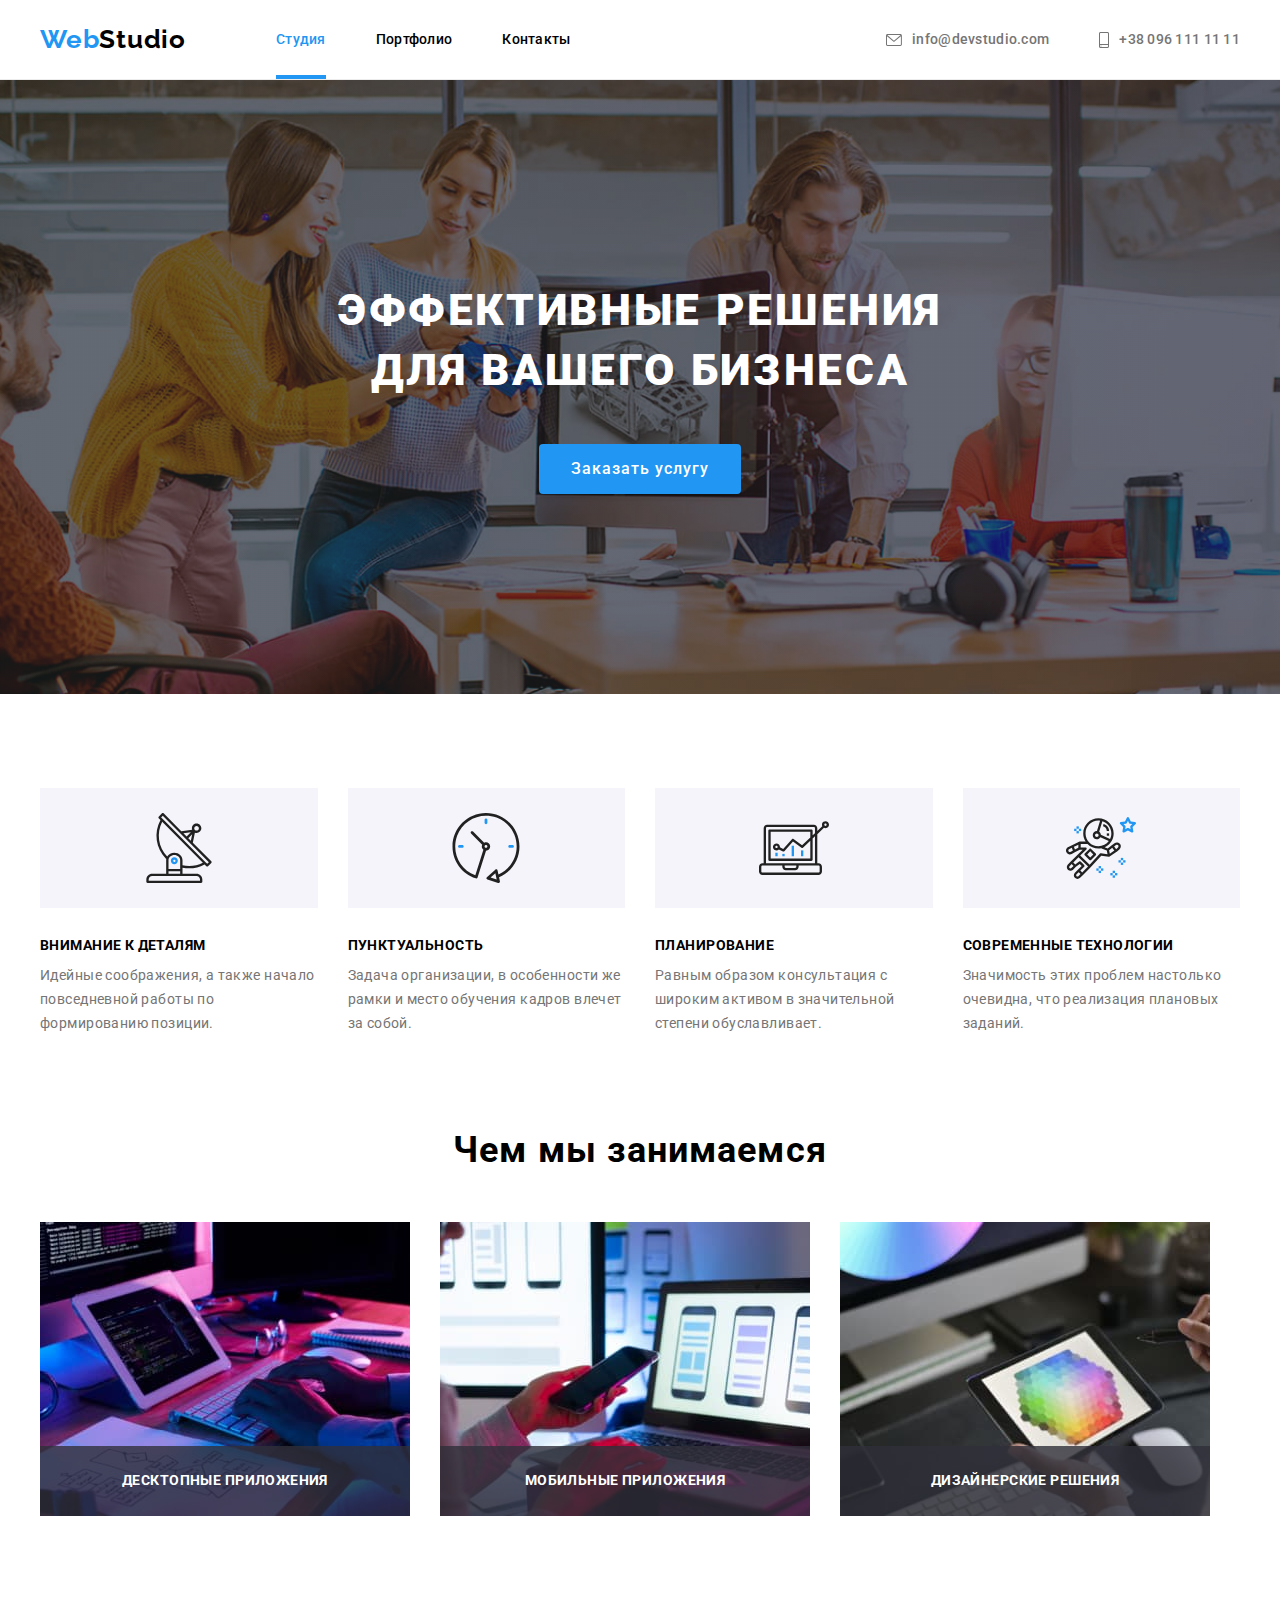
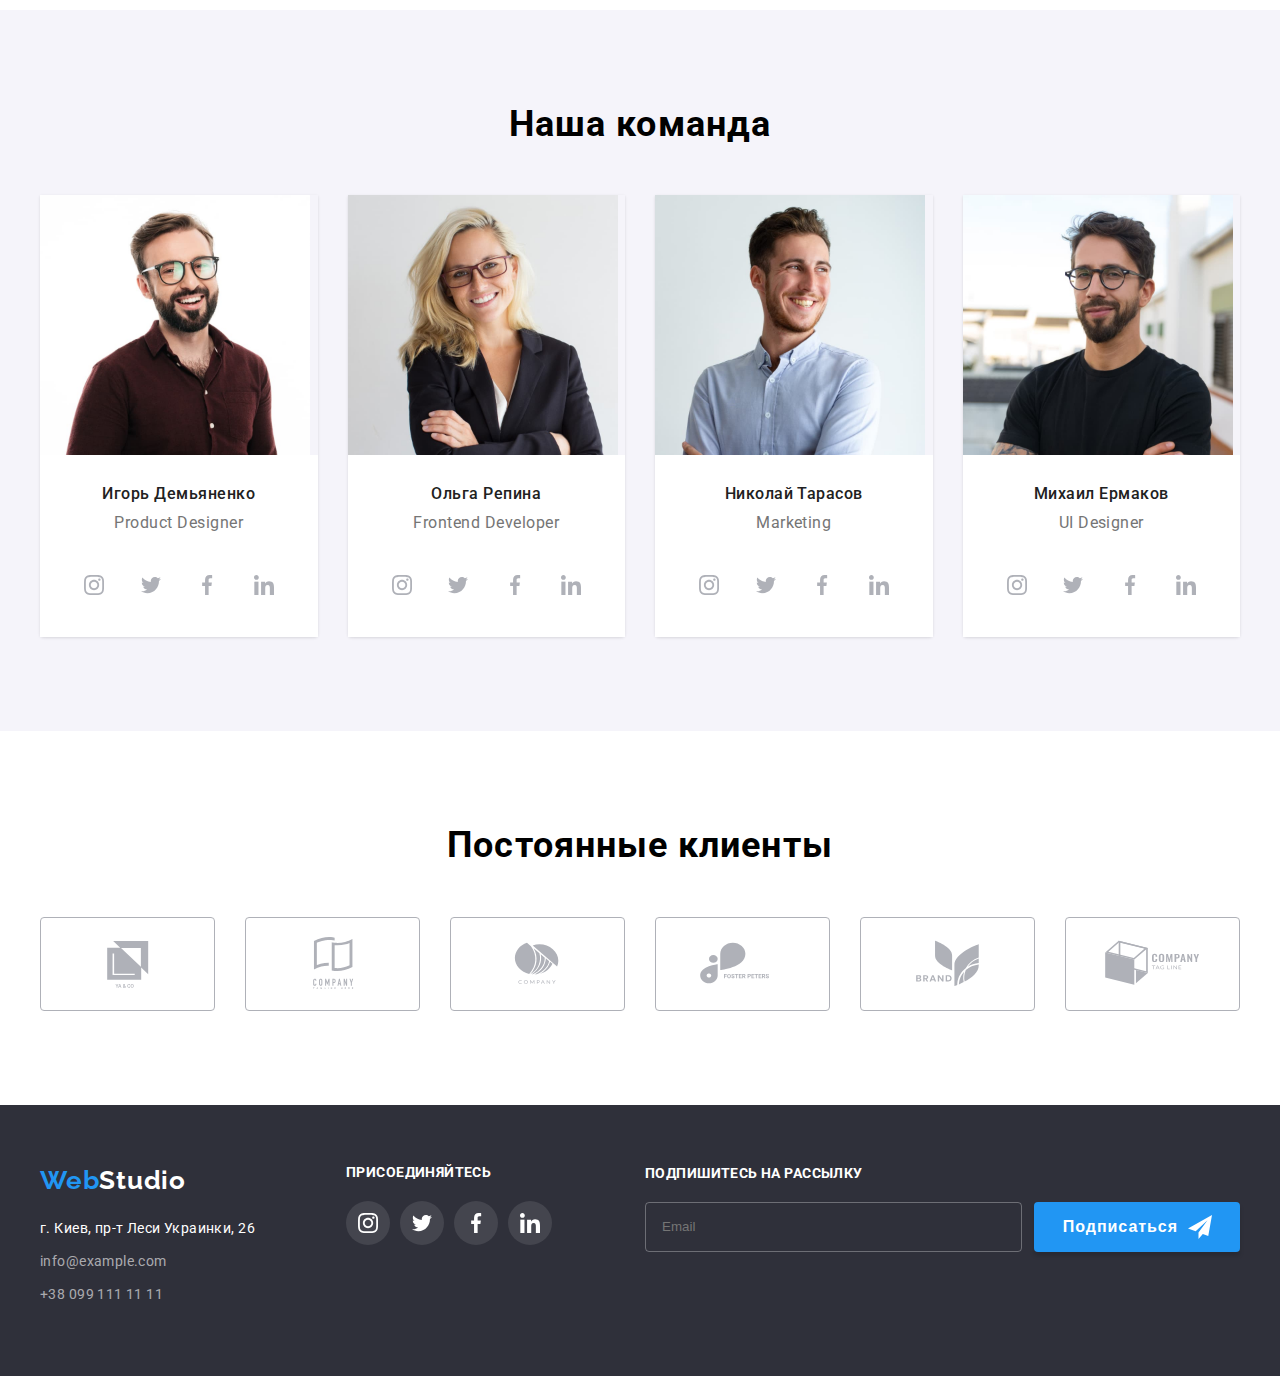
<file: index.html>
<!DOCTYPE html>
<html lang="en">
  <head>
    <meta charset="UTF-8" />
    <meta http-equiv="X-UA-Compatible" content="IE=edge" />
    <meta name="viewport" content="width=device-width, initial-scale=1.0" />
    <title>Главная</title>
    <link
      rel="stylesheet"
      href="https://cdnjs.cloudflare.com/ajax/libs/modern-normalize/1.1.0/modern-normalize.min.css"
      integrity="sha512-wpPYUAdjBVSE4KJnH1VR1HeZfpl1ub8YT/NKx4PuQ5NmX2tKuGu6U/JRp5y+Y8XG2tV+wKQpNHVUX03MfMFn9Q=="
      crossorigin="anonymous"
      referrerpolicy="no-referrer"
    />
    <link rel="preconnect" href="https://fonts.gstatic.com" />
    <link
      href="https://fonts.googleapis.com/css2?family=Raleway:wght@700&family=Roboto:wght@400;500;700;900&display=swap"
      rel="stylesheet"
    />
    <link rel="stylesheet" href="./css/style.css" />
  </head>
  <body>
    <!--HEADER-->
    
    <header class="page-header">
      <div class="container">
        <nav class="nav">
          <a href="./" class="page-logo">
            <span class="first-half-logo">Web</span><span>Studio</span>
          </a>
    
          <ul class="site-nav">
            <li class="nav-link">
              <a href="./" class="link link-current">Студия</a>
            </li>
            <li class="nav-link">
              <a href="./portfolio.html" class="link">Портфолио</a>
            </li>
            <li class="nav-link">
              <a href="./" class="link">Контакты</a>
            </li>
          </ul>
    
          <ul class="contact-nav">
            <li class="nav-link-contact contact-email">
              <a href="mailto:info@devstudio.com" class="touch contact-item">
                <svg class="nav_icon" width="16" height="12">
                  <use href="./images/icons.svg#icon-envelope"></use>
                </svg>
                info@devstudio.com
              </a>
            </li>
            <li class="nav-link-contact contact-tel">
              <a href="tel:+380961111111" class="touch contact-item">
                <svg class="nav_icon" width="10" height="16">
                  <use href="./images/icons.svg#icon-smartphone"></use>
                </svg>
                +38 096 111 11 11
              </a>
            </li>
          </ul>
        </nav>
      </div>
    </header>

    <main>
      <!--HERO-->
      <section class="hero">
        <div class="container">
          <h1 class="hero-title">
            Эффективные решения <br />для вашего бизнеса
          </h1>
          <button type="button" class="button-primary" data-modal-open>Заказать услугу</button>
        </div>
      </section>

      <!--ABOUT-->
      <section class="about-section">
        <div class="container">
          <h2 hidden>О нас</h2>
          <ul class="about">
            <li class="item icon-antenna">
              <h3 class="about-title">Внимание к деталям</h3>
              <p>
                Идейные соображения, а также начало повседневной работы по
                формированию позиции.
              </p>
            </li>
            <li class="item icon-clock">
              <h3 class="about-title">Пунктуальность</h3>
              <p>
                Задача организации, в особенности же рамки и место обучения
                кадров влечет за собой.
              </p>
            </li>
            <li class="item icon-diagram">
              <h3 class="about-title">Планирование</h3>
              <p>
                Равным образом консультация с широким активом в значительной
                степени обуславливает.
              </p>
            </li>
            <li class="item icon-astronaut">
              <h3 class="about-title">Современные технологии</h3>
              <p>
                Значимость этих проблем настолько очевидна, что реализация
                плановых заданий.
              </p>
            </li>
          </ul>
        </div>
      </section>

      <section class="container-section">
        <div class="container">
          <h2 class="work-title">Чем мы занимаемся</h2>
          <ul class="works">
            <li class="item">
              <img
                src="./images/about/tablet-on-the-table.jpg"
                alt="работающий планшет на столе"
                width="370"
              />
              <div class="work-overlay">
              <p class="work-text">Десктопные приложения</p>
              </div>
            </li>
            
            <li class="item">
              <img
                src="./images/about/work-on-the-laptop-and-phone.jpg"
                alt="работа на ноутбуке и телефоне"
                width="370"
              />
              <div class="work-overlay">
                <p class="work-text">Мобильные приложения</p>
              </div>
            </li>
            <li class="item">
              <img
                src="./images/about/colors-on-the-tablet.jpg"
                alt="цветная палитра на планшете"
                width="370"
              />
              <div class="work-overlay">
                <p class="work-text">Дизайнерские решения</p>
              </div>
            </li>
          </ul>
        </div>
      </section>

      <!--TEAM-->

      <section class="team-section container-section">
        <div class="container">
          <h2>Наша команда</h2>
          <ul class="team-list">
            <li class="item team-card">
              <img
                src="./images/team/ihor.jpg"
                class="item-img"
                alt="Игорь Демьяненко"
                width="270"
              />
              <div class="team-item-content">
                <h3 class="name">Игорь Демьяненко</h3>
                <p lang="en" class="manager-desc">Product Designer</p>
                <ul class="social-list">
                  <li class="social-list-item">
                    <a href="" class="social-list-link">
                      <svg class="social-link-icon">
                        <use href="./images/icons.svg#icon-instagram"></use>
                      </svg>
                    </a>
                  </li>
                  <li class="social-list-item">
                    <a href="" class="social-list-link">
                      <svg class="social-link-icon">
                        <use href="./images/icons.svg#icon-twitter"></use>
                      </svg>
                    </a>
                  </li>
                  <li class="social-list-item">
                    <a href="" class="social-list-link">
                      <svg class="social-link-icon">
                        <use href="./images/icons.svg#icon-facebook"></use>
                      </svg>
                    </a>
                  </li>
                  <li class="social-list-item">
                    <a href="" class="social-list-link">
                      <svg class="social-link-icon">
                        <use href="./images/icons.svg#icon-linkedin"></use>
                      </svg>
                    </a>
                  </li>
                </ul>
              </div>
            </li>
            <li class="item team-card">
              <img
                src="./images/team/olha.jpg"
                class="item-img"
                alt="Ольга Репина"
                width="270"
              />
              <div class="team-item-content">
                <h3 class="name">Ольга Репина</h3>
                <p lang="en" class="manager-desc">Frontend Developer</p>
                <ul class="social-list">
                  <li class="social-list-item">
                    <a href="" class="social-list-link">
                      <svg class="social-link-icon">
                        <use href="./images/icons.svg#icon-instagram"></use>
                      </svg>
                    </a>
                  </li>
                  <li class="social-list-item">
                    <a href="" class="social-list-link">
                      <svg class="social-link-icon">
                        <use href="./images/icons.svg#icon-twitter"></use>
                      </svg>
                    </a>
                  </li>
                  <li class="social-list-item">
                    <a href="" class="social-list-link">
                      <svg class="social-link-icon">
                        <use href="./images/icons.svg#icon-facebook"></use>
                      </svg>
                    </a>
                  </li>
                  <li class="social-list-item">
                    <a href="" class="social-list-link">
                      <svg class="social-link-icon">
                        <use href="./images/icons.svg#icon-linkedin"></use>
                      </svg>
                    </a>
                  </li>
                </ul>
              </div>
            </li>
            <li class="item team-card">
              <img
                src="./images/team/nikolay.jpg"
                class="item-img"
                alt="Николай Тарасов"
                width="270"
              />
              <div class="team-item-content">
                <h3 class="name">Николай Тарасов</h3>
                <p lang="en" class="manager-desc">Marketing</p>
                <ul class="social-list">
                  <li class="social-list-item">
                    <a href="" class="social-list-link">
                      <svg class="social-link-icon">
                        <use href="./images/icons.svg#icon-instagram"></use>
                      </svg>
                    </a>
                  </li>
                  <li class="social-list-item">
                    <a href="" class="social-list-link">
                      <svg class="social-link-icon">
                        <use href="./images/icons.svg#icon-twitter"></use>
                      </svg>
                    </a>
                  </li>
                  <li class="social-list-item">
                    <a href="" class="social-list-link">
                      <svg class="social-link-icon">
                        <use href="./images/icons.svg#icon-facebook"></use>
                      </svg>
                    </a>
                  </li>
                  <li class="social-list-item">
                    <a href="" class="social-list-link">
                      <svg class="social-link-icon">
                        <use href="./images/icons.svg#icon-linkedin"></use>
                      </svg>
                    </a>
                  </li>
                </ul>
              </div>
            </li>
            <li class="item team-card">
              <img
                src="./images/team/michael.jpg"
                class="item-img"
                alt="Михаил Ермаков"
                width="270"
              />
              <div class="team-item-content">
                <h3 class="name">Михаил Ермаков</h3>
                <p lang="en" class="manager-desc">UI Designer</p>
                <ul class="social-list">
                  <li class="social-list-item">
                    <a href="" class="social-list-link">
                      <svg class="social-link-icon">
                        <use href="./images/icons.svg#icon-instagram"></use>
                      </svg>
                    </a>
                  </li>
                  <li class="social-list-item">
                    <a href="" class="social-list-link">
                      <svg class="social-link-icon">
                        <use href="./images/icons.svg#icon-twitter"></use>
                      </svg>
                    </a>
                  </li>
                  <li class="social-list-item">
                    <a href="" class="social-list-link">
                      <svg class="social-link-icon">
                        <use href="./images/icons.svg#icon-facebook"></use>
                      </svg>
                    </a>
                  </li>
                  <li class="social-list-item">
                    <a href="" class="social-list-link">
                      <svg class="social-link-icon">
                        <use href="./images/icons.svg#icon-linkedin"></use>
                      </svg>
                    </a>
                  </li>
                </ul>
              </div>
            </li>
          </ul>
        </div>
      </section>

      <!--CLIENTS-->

      <section class="container-section">
        <div class="container">
          <h2 class="work-title">Постоянные клиенты</h2>
          <ul class="clients">
            <li class="clients-item">
              <a href="" class="clients-link">
                <svg class="clients-list-icon">
                  <use href="./images/icons.svg#icon-client-1"></use>
                </svg>
              </a>
            </li>
            <li class="clients-item">
              <a href="" class="clients-link">
                <svg class="clients-list-icon">
                  <use href="./images/icons.svg#icon-client-2"></use>
                </svg>
              </a>
            </li>
            <li class="clients-item">
              <a href="" class="clients-link">
                <svg class="clients-list-icon">
                  <use href="./images/icons.svg#icon-client-3"></use>
                </svg>
              </a>
            </li>
            <li class="clients-item">
              <a href="" class="clients-link">
                <svg class="clients-list-icon">
                  <use href="./images/icons.svg#icon-client-4"></use>
                </svg>
              </a>
            </li>
            <li class="clients-item">
              <a href="" class="clients-link">
                <svg class="clients-list-icon">
                  <use href="./images/icons.svg#icon-client-5"></use>
                </svg>
              </a>
            </li>
            <li class="clients-item">
              <a href="" class="clients-link">
                <svg class="clients-list-icon">
                  <use href="./images/icons.svg#icon-client-6"></use>
                </svg>
              </a>
            </li>
          </ul>
        </div>
      </section>
    </main>

    <!--FOOTER-->
    <footer class="footer-page">
      <div class="container footer-container">
        <address class="footer-adress">
          <a href="./" class="page-logo">
            <span class="first-half-logo">Web</span
            ><span class="second-half-logo">Studio</span>
          </a>
          <ul class="footer-text-adress">
            <li>
              <a
                href="https://goo.gl/maps/CdUpNPRb44qNXqT29"
                target="_blank"
                rel="noopener noreferrer"
              >
                <p class="adress">г. Киев, пр-т Леси Украинки, 26</p>
              </a>
            </li>
            <li class="footer-contact">
              <a href="mailto:info@example.com">info@example.com</a>
            </li>
            <li class="footer-contact">
              <a href="tel:+380991111111">+38 099 111 11 11</a>
            </li>
          </ul>
        </address>
        
        <div class="footer-social">
          <h3 class="social-title">Присоединяйтесь</h3>
        <ul class="footer-social-icons">
          <li class="footer-social-item">
            <a href="" class="footer-social-link">
              <svg class="footer-social-icon">
                <use href="./images/icons.svg#icon-instagram"></use>
              </svg>
            </a>
          </li>
          <li class="footer-social-item">
            <a href="" class="footer-social-link">
              <svg class="footer-social-icon">
                <use href="./images/icons.svg#icon-twitter"></use>
              </svg>
            </a>
          </li>
          <li class="footer-social-item">
            <a href="" class="footer-social-link">
              <svg class="footer-social-icon">
                <use href="./images/icons.svg#icon-facebook"></use>
              </svg>
            </a>
          </li>
          <li class="footer-social-item">
            <a href="" class="footer-social-link">
              <svg class="footer-social-icon">
                <use href="./images/icons.svg#icon-linkedin"></use>
              </svg>
            </a>
          </li>
        </ul>
        </div>
    <form action="#" class="footer-form">
        <label class="footer-form-field">
          Подпишитесь на рассылку
      <div class="footer-form-div">
            <input type="mail" class="form-input-footer touch" name="user-mail" placeholder="Email" required>
            
        </label>
        <button type="submit" class="form-btn-footer">
          Подписаться
        <svg width="24" heigh="24" class="form-icon-footer">
         <use href="./images/icons.svg#icon-send"></use>
        </svg>
        </button>
      </div>
      </form>
      </div>
    </footer>

      <div class="backdrop is-hidden" data-modal>
        <div class="modal">
          <button type="button" class="close-btn" data-modal-close>
            <svg class="icon-close" width="11" height="11">
              <use href="./images/icons.svg#icon-close"></use>
            </svg>
          </button>

<form action="#" class="modal-form">
<p class="form-head">Оставьте свои данные, мы вам перезвоним</p>
<label class="form-field">
  Имя
  <span class="form-input-wrapper">
  <input type="text" class="form-input" name="user-name" title="Имя должно содержать буквы латиницы либо кириллицы" pattern="[a-zA-Zа-яёА-ЯЁ]+" minlength="2" required>
    <svg class="form-icon touch">
      <use href="./images/icons.svg#icon-person-black"></use>
    </svg>
  </span>
</label>
<label class="form-field">
  Телефон
  <span class="form-input-wrapper">
  <input type="tel" class="form-input" name="user-tel" title="093-444-33-22" pattern="[0-9]{3}-[0-9]{3}-[0-9]{2}-[0-9]{2}" required>
      <svg class="form-icon touch">
        <use href="./images/icons.svg#icon-phone-black"></use>
      </svg>
      </span>
</label>
<label class="form-field">
  Почта
  <span class="form-input-wrapper">
  <input type="mail" class="form-input" name="user-mail" required>
      <svg class="form-icon touch">
        <use href="./images/icons.svg#icon-email-black"></use>
      </svg>
      </span>
</label>
<label class="form-field">
  Комментарий
  <textarea name="user-message" class="form-message touch" placeholder="Введите текст"></textarea>
</label>
<input type="checkbox" class="form-checkbox  visually-hidden" id="accept-policy">
<label for="accept-policy" class="form-checkbox-label">Соглашаюсь с рассылкой и принимаю&nbsp;<a href="#"
    class="form-label-link">Условия договора</a></label>
  <button type="submit" class="button-primary form-btn">Отправить</button>
</form>

        </div>
      </div>

      <!-- Ставим перед закрывающим тегом body -->
      <script src="./js/modal.js"></script>

  </body>
</html>
</file>
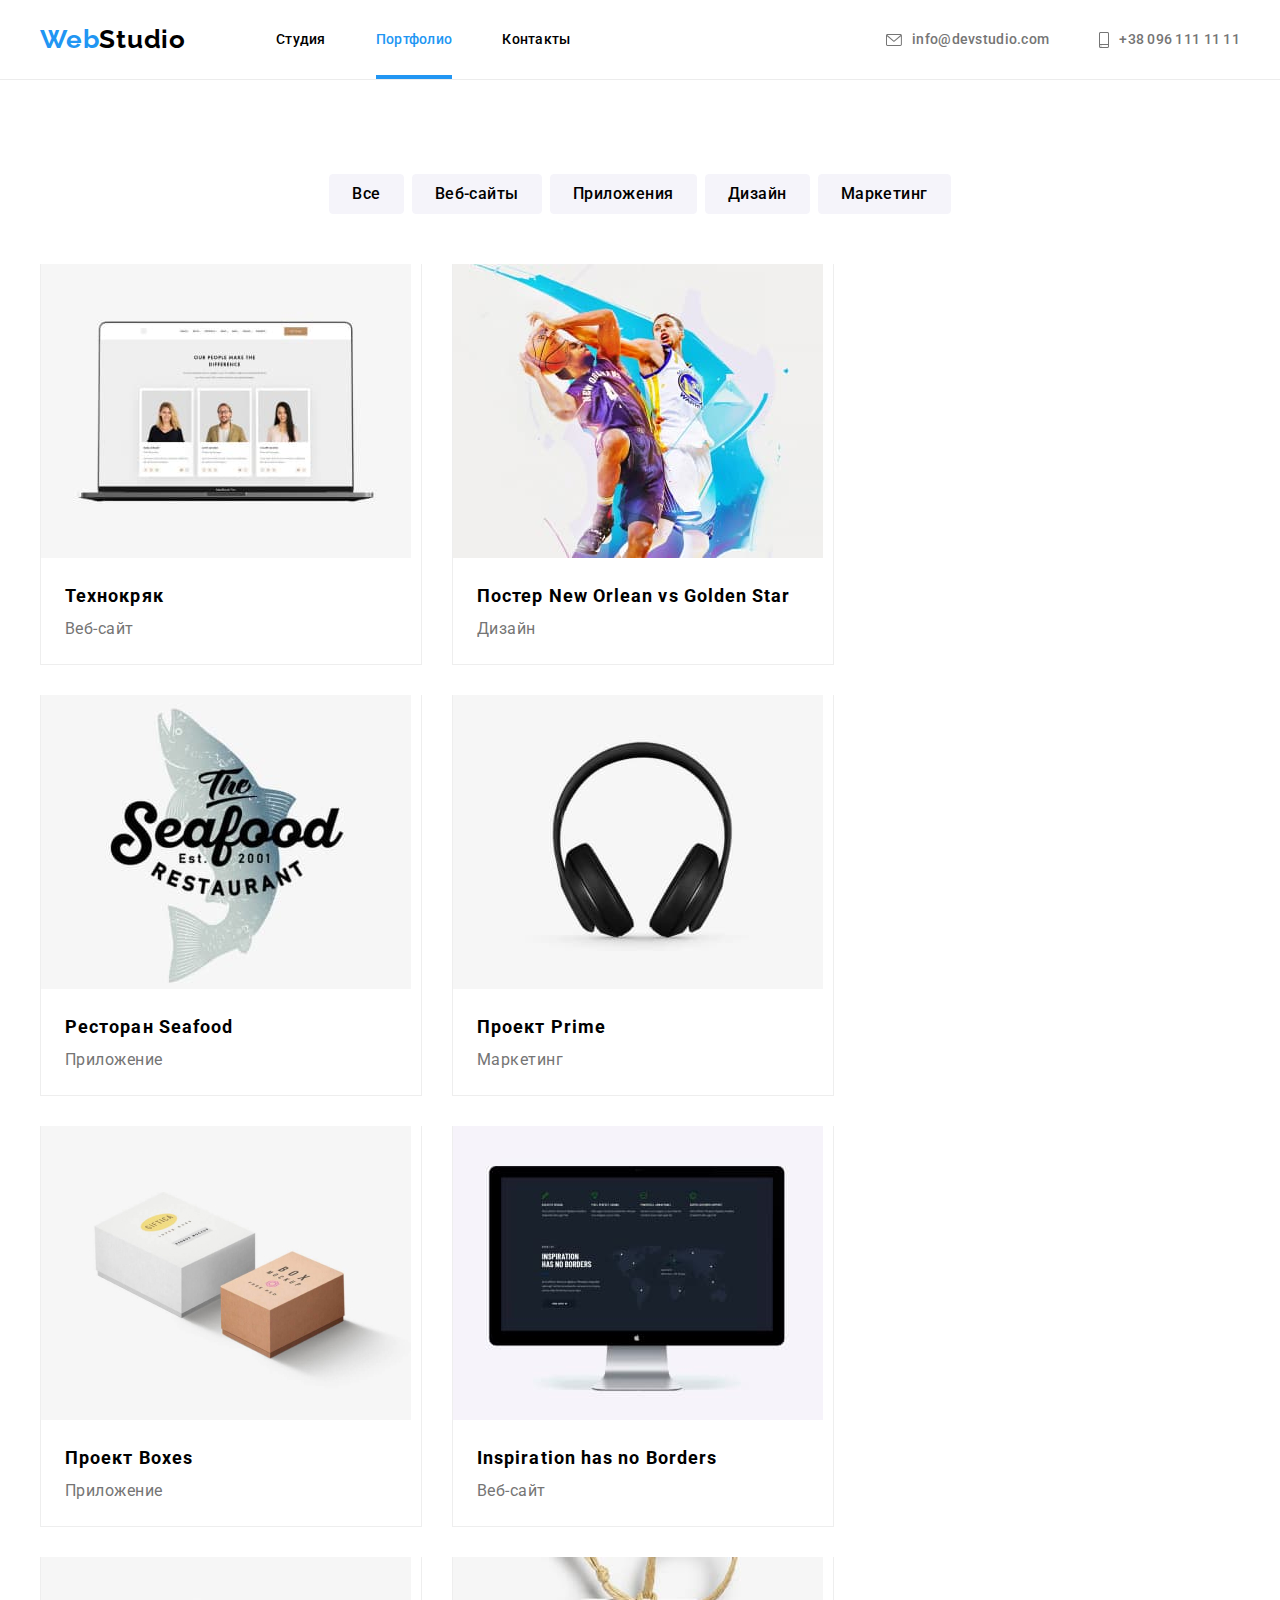
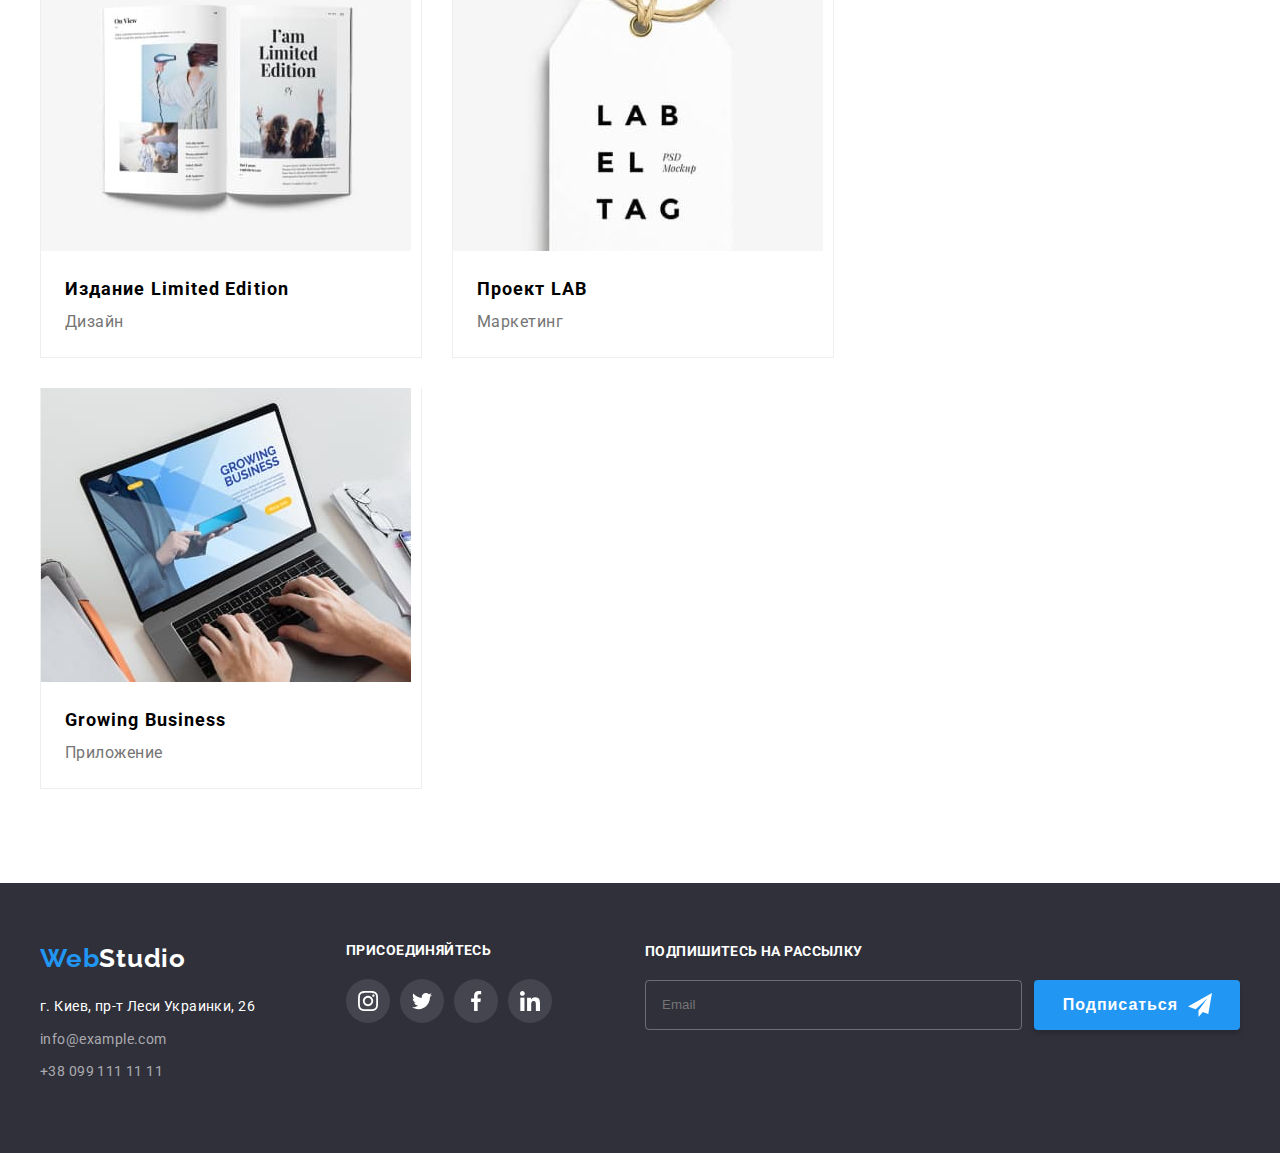
<file: portfolio.html>
<!DOCTYPE html>
<html lang="en">
  <head>
    <meta charset="UTF-8" />
    <meta http-equiv="X-UA-Compatible" content="IE=edge" />
    <meta name="viewport" content="width=device-width, initial-scale=1.0" />
    <title>Портфолио</title>
    <link
      rel="stylesheet"
      href="https://cdnjs.cloudflare.com/ajax/libs/modern-normalize/1.1.0/modern-normalize.min.css"
      integrity="sha512-wpPYUAdjBVSE4KJnH1VR1HeZfpl1ub8YT/NKx4PuQ5NmX2tKuGu6U/JRp5y+Y8XG2tV+wKQpNHVUX03MfMFn9Q=="
      crossorigin="anonymous"
      referrerpolicy="no-referrer"
    />
    <link rel="preconnect" href="https://fonts.gstatic.com" />
    <link
      href="https://fonts.googleapis.com/css2?family=Raleway:wght@700&family=Roboto:wght@400;500;700;900&display=swap"
      rel="stylesheet"
    />
    <link rel="stylesheet" href="./css/style.css" />
  </head>
  <body>
    <!--HEADER-->
    
    <header class="page-header">
      <div class="container">
        <nav class="nav">
          <a href="./" class="page-logo">
            <span class="first-half-logo">Web</span><span>Studio</span>
          </a>
    
          <ul class="site-nav">
            <li class="nav-link">
              <a href="./" class="link">Студия</a>
            </li>
            <li class="nav-link">
              <a href="./portfolio.html" class="link link-current">Портфолио</a>
            </li>
            <li class="nav-link">
              <a href="./" class="link"> Контакты</a>
            </li>
          </ul>
    
          <ul class="contact-nav">
            <li class="nav-link-contact contact-email">
              <a href="mailto:info@devstudio.com" class="contact-item">
                <svg class="nav_icon" width="16" height="12">
                  <use href="./images/icons.svg#icon-envelope"></use>
                </svg>
                info@devstudio.com
              </a>
            </li>
            <li class="nav-link-contact contact-tel">
              <a href="tel:+380961111111" class="contact-item">
                <svg class="nav_icon" width="10" height="16">
                  <use href="./images/icons.svg#icon-smartphone"></use>
                </svg>
                +38 096 111 11 11
              </a>
            </li>
          </ul>
        </nav>
      </div>
    </header>


    <main>
      <section class="container-section">
        <div class="container">
        <ul class="portfolio-nav">
          <li class="portfolio-nav-item">
            <button type="button" class="portfolio-button">Все</button>
          </li>
          <li class="portfolio-nav-item">
            <button type="button" class="portfolio-button">Веб-сайты</button>
          </li>
          <li class="portfolio-nav-item">
            <button type="button" class="portfolio-button">Приложения</button>
          </li>
          <li class="portfolio-nav-item">
            <button type="button" class="portfolio-button">Дизайн</button>
          </li>
          <li class="portfolio-nav-item">
            <button type="button" class="portfolio-button">Маркетинг</button>
          </li>
        </ul>

        <ul class="portfolio-works">
          <li class="portfolio-item">
            <a href="./">
              <div class="item-thumb">
              <img src="./images/portfolio/laptop.jpg" alt="laptop on the table" />
              <div class="item-overlay">
                <p class="overlay-text">Технокряк это современная площадка распространения коронавируса. Компании используют эту
                  платформу для цифрового
                  шпионажа и атак на защищённые сервера конкурентов.</p>
              </div>
              </div>
              <div class="portfolio-item-text">
              <h3 class="title-case">Технокряк</h3>
              <p class="case-description">Веб-сайт</p>
            </div>
      
            </a>
          </li>
          <li class="portfolio-item">
            <a href="./">
              <div class="item-thumb">
              <img src="./images/portfolio/basketball.jpg" alt="two players in basketball" />
              <div class="item-overlay">
              <p class="overlay-text">Технокряк это современная площадка распространения коронавируса. Компании используют эту платформу для цифрового
              шпионажа и атак на защищённые сервера конкурентов.</p>
              </div>
             </div>
              <div class="portfolio-item-text">
              <h3 class="title-case">Постер New Orlean vs Golden Star</h3>
              <p class="case-description">Дизайн</p>
            </div>
      
            </a>
          </li>
          <li class="portfolio-item">
            <a href="./">
              <div class="item-thumb">
              <img src="./images/portfolio/seafood.jpg" alt="logo of seafood" />
              <div class="item-overlay">
              <p class="overlay-text">Технокряк это современная площадка распространения коронавируса. Компании используют эту платформу для цифрового
              шпионажа и атак на защищённые сервера конкурентов.</p>
              </div>
             </div>
             <div class="portfolio-item-text">
              <h3 class="title-case">Ресторан Seafood</h3>
              <p class="case-description">Приложение</p>
            </div>
      
            </a>
          </li>
          <li class="portfolio-item">
            <a href="./">
              <div class="item-thumb">
              <img src="./images/portfolio/headphones.jpg" alt="headphones" />
              <div class="item-overlay">
              <p class="overlay-text">Технокряк это современная площадка распространения коронавируса. Компании используют эту платформу для цифрового
              шпионажа и атак на защищённые сервера конкурентов.</p>
              </div>
             </div>
             <div class="portfolio-item-text">
              <h3 class="title-case">Проект Prime</h3>
              <p class="case-description">Маркетинг</p>
            </div>
      
            </a>
          </li>
          <li class="portfolio-item">
            <a href="./">
              <div class="item-thumb">
              <img src="./images/portfolio/boxes.jpg" alt="two boxes" />
              <div class="item-overlay">
              <p class="overlay-text">Технокряк это современная площадка распространения коронавируса. Компании используют эту платформу для цифрового
              шпионажа и атак на защищённые сервера конкурентов.</p>
              </div>
             </div>
             <div class="portfolio-item-text">
              <h3 class="title-case">Проект Boxes</h3>
              <p class="case-description">Приложение</p>
            </div>
      
            </a>
          </li>
          <li class="portfolio-item">
            <a href="./">
              <div class="item-thumb">
              <img src="./images/portfolio/mac.jpg" alt="mac computer on the table" />
              <div class="item-overlay">
              <p class="overlay-text">Технокряк это современная площадка распространения коронавируса. Компании используют эту платформу для цифрового
              шпионажа и атак на защищённые сервера конкурентов.</p>
              </div>
             </div>
             <div class="portfolio-item-text">
              <h3 class="title-case">Inspiration has no Borders</h3>
              <p class="case-description">Веб-сайт</p>
            </div>
      
            </a>
          </li>
          <li class="portfolio-item">
            <a href="./">
              <div class="item-thumb">
              <img src="./images/portfolio/magazine.jpg" alt="opened magazine" />
              <div class="item-overlay">
              <p class="overlay-text">Технокряк это современная площадка распространения коронавируса. Компании используют эту платформу для цифрового
              шпионажа и атак на защищённые сервера конкурентов.</p>
              </div>
             </div>
             <div class="portfolio-item-text">
              <h3 class="title-case">Издание Limited Edition</h3>
              <p class="case-description">Дизайн</p>
            </div>
      
            </a>
          </li>
          <li class="portfolio-item">
            <a href="./">
              <div class="item-thumb">
              <img src="./images/portfolio/label.jpg" alt="paper label with rope" />
              <div class="item-overlay">
              <p class="overlay-text">Технокряк это современная площадка распространения коронавируса. Компании используют эту платформу для цифрового
              шпионажа и атак на защищённые сервера конкурентов.</p>
              </div>
             </div>
             <div class="portfolio-item-text">
              <h3 class="title-case">Проект LAB</h3>
              <p class="case-description">Маркетинг</p>
            </div>
      
            </a>
          </li>
          <li class="portfolio-item">
            <a href="./">
              <div class="item-thumb">
              <img src="./images/portfolio/laptop-working.jpg" alt="working on the laptop" />
              <div class="item-overlay">
              <p class="overlay-text">Технокряк это современная площадка распространения коронавируса. Компании используют эту платформу для цифрового
              шпионажа и атак на защищённые сервера конкурентов.</p>
              </div>
             </div>
             <div class="portfolio-item-text">
              <h3 class="title-case">Growing Business</h3>
              <p class="case-description">Приложение</p>
            </div>
      
            </a>
          </li>
          </div>
        </ul>
      </section>
    </main>

    <!--FOOTER-->
    <footer class="footer-page">
      <div class="container footer-container">
        <address class="footer-adress">
          <a href="./" class="page-logo">
            <span class="first-half-logo">Web</span><span class="second-half-logo">Studio</span>
          </a>
          <ul class="footer-text-adress">
            <li>
              <a href="https://goo.gl/maps/CdUpNPRb44qNXqT29" target="_blank" rel="noopener noreferrer">
                <p class="adress">г. Киев, пр-т Леси Украинки, 26</p>
              </a>
            </li>
            <li class="footer-contact">
              <a href="mailto:info@example.com">info@example.com</a>
            </li>
            <li class="footer-contact">
              <a href="tel:+380991111111">+38 099 111 11 11</a>
            </li>
          </ul>
        </address>
    
        <div class="footer-social">
          <h3 class="social-title">Присоединяйтесь</h3>
          <ul class="footer-social-icons">
            <li class="footer-social-item">
              <a href="" class="footer-social-link">
                <svg class="footer-social-icon">
                  <use href="./images/icons.svg#icon-instagram"></use>
                </svg>
              </a>
            </li>
            <li class="footer-social-item">
              <a href="" class="footer-social-link">
                <svg class="footer-social-icon">
                  <use href="./images/icons.svg#icon-twitter"></use>
                </svg>
              </a>
            </li>
            <li class="footer-social-item">
              <a href="" class="footer-social-link">
                <svg class="footer-social-icon">
                  <use href="./images/icons.svg#icon-facebook"></use>
                </svg>
              </a>
            </li>
            <li class="footer-social-item">
              <a href="" class="footer-social-link">
                <svg class="footer-social-icon">
                  <use href="./images/icons.svg#icon-linkedin"></use>
                </svg>
              </a>
            </li>
          </ul>
        </div>
        <form action="#" class="footer-form">
          <label class="footer-form-field">
            Подпишитесь на рассылку
            <div class="footer-form-div">
              <input type="mail" class="form-input-footer touch" name="user-mail" placeholder="Email" required>
    
          </label>
          <button type="submit" class="form-btn-footer">
            Подписаться
            <svg width="24" heigh="24" class="form-icon-footer">
              <use href="../images/icons.svg#icon-send"></use>
            </svg>
          </button>
      </div>
      </form>
      </div>
    </footer>
    </body>
    
    </html>
</file>
<file: css/style.css>
/* цвет основного текста #757575 */
/* вторичный цвет текста #212121 */
/* белый #FFFFFF  */
/* акцент #2196F3 */
/* вторичный цвет фона #F5F4FA */

h1, h2, h3, h4, h5, h6, p {
margin-top: 0;
margin-bottom: 0;
}

ul, ol {
  margin-top: 0;
  margin-bottom: 0;
  padding-left: 0;
}

img {
  display: block;
}

li {
  list-style: none;
}

a {
  text-decoration: none;
}

/* ========== ОСНОВНЫЕ ЗНАЧЕНИЯ ========== */

:root {
  --text-color: #757575;
  --secondary-color: #212121;
  --white-color: #ffffff;
  --accent-color: #2196f3;
  --secondary-background: #f5f4fa;
  --logo-font: 'Raleway', sans-serif;
  --button-color: #2196f3;
  --main-font: 'Robosto', sans-serif;
  --footer-backround: #2f303a;
  --social-icons: rgba(175, 177, 184, 1);
  --timing-function: cubic-bezier(0.4, 0, 0.2, 1);
}

body {
  font-family: 'Roboto', 'Arial', 'Helvetica', sans-serif;
  font-style: normal;
  font-weight: normal;
  font-size: 14px;
  color: var(--secondary-color)
  background-color: var(--white-color);
  margin: 0px 0px;
}

.touch {
    transition-property: color, fill, background-color, border, box-shadow, opacity, transform;
    transition-duration: 250ms;
    transition-timing-function: var(--cubic);
  }

/* ========== ЗНАЧЕНИЯ ХЭДЕРА ========== */

.container {
  width: 1200px;
  margin: 0 auto;
  padding-left: 15px;
  padding-right: 15px;
}

.page-header {
  border-bottom: solid #ECECEC 1px;
}

.nav {
  display: flex;
  align-items: center;
}

.page-logo {
  font-family: Raleway;
  font-weight: bold;
  font-size: 26px;
  line-height: 1.2;
  letter-spacing: 0.03em;

  margin-right: 90px;
  padding-top: 24px;
  padding-bottom: 24px;
}

.first-half-logo {
  color: #2196f3;
}

.second-half-logo {
  color: var(--white-color);
}

.site-nav,
.contact-nav {
  font-weight: 500;
  line-height: 1.14;
  letter-spacing: 0.02em;

  display: flex;
}

.nav-link {
  font-weight: 500;
  line-height: 1.14;
  letter-spacing: 0.02em;
  position: relative;
}

.nav-link:not(:last-child) {
  margin-right: 50px;
}

.link {
  padding-top: 32px;
  padding-bottom: 32px;
  position: relative;
}

.link::after {
  content: '';

  position: absolute;
  left: 0;
  bottom: 0;

  width: 100%;
  height: 4px;
  background-color: var(--accent-color);

  display: block;
  transform: scaleX(0);
  transition: transform 250ms var(--timing-function);
}

.link:hover::after,
.link:focus::after {
  display: block;
  transform: scaleX(1);
}

.link:hover,
.link:focus {
  color: var(--accent-color);
}

.link-current {
  color: var(--accent-color);
}

.link-current::after {
  display: block;
  content: '';

  position: absolute;
  left: 0;
  bottom: 0;
  width: 100%;
  height: 4px;

  background-color: var(--accent-color);
  transform: scaleX(1);
}

.nav-link-contact {
  font-weight: 500;
  line-height: 1.14;
  letter-spacing: 0.02em;

  justify-content: center;
}

.nav-link-contact:not(:last-child) {
  margin-right: 50px;
}

.contact-item:hover,
.contact-item:focus {
  color: var(--accent-color);
}

.nav_icon {
  fill: currentColor;
  margin-right: 10px;
}

.contact-nav {
  font-weight: 500;
  font-size: 14px;
  line-height: 1.14;
  letter-spacing: 0.02em;
  color: var(--text-color);

  margin-left: auto;
}

.contact-item {
display: flex;
align-items: center;
justify-content: center;

}

/* ========== ЗНАЧЕНИЯ КНОПОК ========== */

.button-primary {
  font-family: inherit;
  color: var(--white-color);
  background-color: var(--accent-color);
  font-style: normal;
  font-weight: 500;
  font-size: 16px;
  line-height: 1.87;
  letter-spacing: 0.06em;
  border-radius: 4px;
  box-shadow: 0px 4px 4px rgba(0, 0, 0, 0.15);
  border: var(--button-color);
  padding: 10px 32px;

  transition-property: background-color;
  transition-duration: 250ms;
  transition-timing-function: linear;

}

.button-primary:hover,
.button-primary:focus {
  background-color: var(--white-color);
  color: var(--accent-color);
}


button {
    cursor: pointer;
}

.portfolio-button:hover,
.portfolio-button:focus {
  color: var(--white-color);
  background-color: var(--accent-color);
  border-color: var(--accent-color);
  border-radius: 4px;
}

.portfolio-button {
  font-family: inherit;
  font-size: 16px;
  font-weight: 500;
  line-height: 1.62;
  letter-spacing: 0.03em;
  padding: 6px 22px;
  border: solid 1px;
  background-color: var(--secondary-background);
  border-color: var(--secondary-background);
  border-radius: 4px;

  transition-property: background-color;
  transition-duration: 100ms;
  transition-timing-function: linear;
}

.portfolio-nav-item:not(:last-child) {
margin-right: 8px;
}

/* ========== ЗНАЧЕНИЯ ОСНОВНЫХ СЕКЦИЙ ========== */

.hero {
  font-size: 44px;
  line-height: 1.36;
  text-align: center;
  letter-spacing: 0.06em;
  text-transform: uppercase;
  color: var(--white-color);
  background-color: var(--secondary-color);
  padding-top: 200px;
  padding-bottom: 200px;
  background-image: linear-gradient(to right, 
  rgba(47,58,57,0.4), rgba(47,48,58,0.4)),
  url('../images/index/background-img.png');
  background-position: center;
  background-repeat: no-repeat;
  background-size: cover;
  max-width: 1600px;
  margin-left: auto;
  margin-right: auto;
}

.hero-title {
  font-weight: 900;
  font-size: 44px;
  line-height: 60px;
  margin: 0px auto 30px auto;
}

.about {
  display: flex;
  justify-content: space-between;
  margin-left: -30px;
}

.item {
  margin-left: 30px;
  flex-basis: calc((100% - 120px) / 4);

  position: relative;
}

.icon-antenna::before {
  display: block;
  content: "";
  height: 120px;
  background-repeat: no-repeat;
  background-position: center;
  background-color: var(--secondary-background);
  background-image: url(../images/index/antenna.svg);
  margin-bottom: 30px;
}

.icon-clock::before {
  display: block;
  content: "";
  height: 120px;
  background-repeat: no-repeat;
  background-position: center;
  background-color: var(--secondary-background);
  background-image: url(../images/index/clock.svg);
  margin-bottom: 30px;
}

.icon-diagram::before {
  display: block;
  content: "";
  height: 120px;
  background-repeat: no-repeat;
  background-position: center;
  background-color: var(--secondary-background);
  background-image: url(../images/index/diagram.svg);
  margin-bottom: 30px;
}

.icon-astronaut::before {
  display: block;
  content: "";
  height: 120px;
  background-repeat: no-repeat;
  background-position: center;
  background-color: var(--secondary-background);
  background-image: url(../images/index/astronaut.svg);
  margin-bottom: 30px;
}

.work-title {
  margin-bottom: 50px;
}

.works {
  display: flex;
  flex-wrap: wrap;
  margin-left: -30px;
  
}

.work-overlay {
  position: absolute;
 
  display: inline-block;
  bottom: 0;
  left: 0;
  width: 100%;
  height: 70px;
  background-color: rgba(47, 48, 58, 0.8);
color: var(--white-color);
}

.work-text {
  padding-top: 27px;
  padding-bottom: 27px;
  text-align: center;
  text-transform: uppercase;
  font-family: Roboto;
  font-style: normal;
  font-weight: bold;
  font-size: 14px;
  line-height: 1.14;
  color: var(--white-color);
}


.team-section {
  background-color: var(--secondary-background);
}

.team-list {
    display: flex;
    flex-wrap: wrap;
    margin-left: -30px;
    justify-content: center;
}

.container-section {
  padding-top: 94px;
  padding-bottom: 94px;
}

.about-section {
    padding-top: 94px;
}

.team-card {
  text-align: center;
  box-shadow: 0px 2px 1px 0px rgba(0, 0, 0, 0.2);
  box-shadow: 0px 1px 1px 0px rgba(0, 0, 0, 0.14);
  box-shadow: 0px 1px 3px 0px rgba(0, 0, 0, 0.12);
  border-radius: 0px 0px 4px 4px;
}

.team-item-content {
  background-color: #ffffff;
  padding-left: 32px;
  padding-right: 32px;

}

.name {
font-style: normal;
font-weight: 500;
font-size: 16px;
line-height: 1.18;
letter-spacing: 0.03em;
color: var(--secondary-color);
margin-bottom: 10px;
padding-top: 30px;
}

.manager-desc {
  font-size: 16px;
  line-height: 1.18;
  letter-spacing: 0.03em;
  margin-bottom: 30px;
}

.social-list {
  display: flex;
  padding-bottom: 30px;
  justify-content: space-between;
}

.social-link-icon {
  width: 20px;
  height: 20px;
}

.social-list-link {
  fill: var(--social-icons);
  display: flex;
  align-items: center;
  justify-content: center;
  width: 44px;
  height: 44px;
  border-radius: 50%;
 
  transition: fill 250ms var(--timing-function);
}

.social-list-link:hover,
.social-list-link:focus {
  background-color: var(--accent-color);
  fill: #ffffff;
}

.title-case {
  font-weight: bold;
  font-size: 18px;
  line-height: 2;
  letter-spacing: 0.06em;
}

.case-description {
    font-size: 16px;
    line-height: 1.87;
}

.clients {
  display: flex;
  justify-content: center;
  margin-left: -30px;

}

.clients-item {
    flex-basis: calc((100% - 180px) / 6);
    width: 170px;
    margin-left: 30px;
}

.clients-link {
  height: 92px;
  display: flex;
  justify-content: center;
  align-items: center;
  color: var(--social-icons);
  border-radius: 4px;
  border: 1px solid var(--social-icons);
}

.clients-link:hover,
.clients-link:focus {
  border-color: var(--accent-color);;
  color: var(--accent-color);
}

.clients-list-icon {
  fill: currentColor;
  width: 170px;
height: 92px;
}

.clients-list-icon:hover,
.clients-list-icon:focus {
  color: var(--accent-color);;
}

.portfolio-nav {
    display: flex;
    justify-content: center;
    margin-bottom: 50px;
}

.portfolio-works {
    display: flex;
    flex-wrap: wrap;
    margin-left: -30px;
    margin-top: -30px;
}

.portfolio-item {
  flex-basis: calc(100% / 3 - 30px);
  width: 370px;
  border-bottom: solid 1px #EEEEEE;
  border-left: solid 1px #EEEEEE;
  border-right: solid 1px #EEEEEE;
  margin-top: 30px;
  margin-left: 30px;
}

.portfolio-item:hover,
.portfolio-item:focus {
  box-shadow: 1px 4px 6px 0px rgba(0, 0, 0, 0.16);
  box-shadow: 0px 4px 4px 0px rgba(0, 0, 0, 0.06);
  box-shadow: 0px 1px 1px 0px rgba(0, 0, 0, 0.12);
}

.portfolio-item-text {
  padding: 20px 24px;
}

.item-thumb {
  position: relative;
  overflow: hidden;
}

.item-thumb::before {
  display: inline-block;
  content: '';
  position: absolute;
  top: 0;
  left: 0;
  width: 100%;
  height: 100%;
  background-color: rgba(33, 150, 243, 0.9);
  transform: translateY(100%);
  transition: transform 250ms var(--timing-function);

}

.portfolio-item:hover .item-thumb::before {
  transform: translateY(0);
}

.item-overlay {
  position: absolute;
  top: 0;
  left: 0;
  width: 100%;
  height: 100%;

  transform: translateY(100%);
  transition: transform 250ms var(--timing-function);

  overflow: hidden;
  display: flex;
}

.portfolio-item:hover .item-overlay {
  transform: translateY(0);
}

.overlay-text {
  color: var(--white-color);
  font-size: 18px;
  padding: 24px;
  display: flex;
  align-items: center;
}

/* ========== ЗНАЧЕНИЯ ФУТЕРА ========== */

.footer-page {
  display: flex;
  align-items: center;
  color: var(--white-color);
  background-color: var(--footer-backround);
  padding-top: 60px;
  padding-bottom: 60px;
}

.footer-container {
  display: flex;

}

.footer-adress {
  font-style: normal;
  line-height: 1.71;
  letter-spacing: 0.03em;
  margin-right: 70px;
}

.footer-text-adress {
  margin-top: 20px;
  margin-bottom: 9px;
}

.adress {
  margin-bottom: 9px;
  color: var(--white-color);
}

.footer-contact {
  margin-bottom: 9px;
  color: rgba(255, 255, 255, 0.6);
}

.footer-social-icons {
  display: flex;
  justify-content: space-around;
}

.footer-social-link {
  fill: var(--white-color);
  display: flex;
  align-items: center;
  justify-content: center;
  width: 44px;
  height: 44px;
  border-radius: 50%;
  background-color: rgba(255, 255, 255, 0.1);
  
  transition: background-color 250ms var(--timing-function);
}

.footer-social-item:not(:last-child) {
margin-right: 10px;
}

.footer-social-link:hover,
.footer-social-link:focus {
  background-color: var(--accent-color);
}

.footer-social-icon {
  width: 20px;
  height: 20px;
}

.footer-contact:hover,
.footer-contact:focus {
  color: var(--accent-color);
}

/* ========== ЗНАЧЕНИЯ ЭЛЕМЕНТОВ ========== */

h2 {
  font-weight: bold;
  font-size: 36px;
  line-height: 1.16;
  letter-spacing: 0.03em;
  margin-bottom: 50px;
  text-align: center;
}

h3.about-title {
  font-weight: bold;
  font-size: 14px;
  line-height: 1.14;
  letter-spacing: 0.03em;
  text-transform: uppercase;
  margin-bottom: 10px;
}

h3.social-title {
  color: var(--white-color);
  font-weight: bold;
  font-size: 14px;
  line-height: 1.14;
  letter-spacing: 0.03em;
  text-transform: uppercase;
  margin-bottom: 20px;
}

a {
  text-decoration: none;
  color: inherit;
}

p {
  line-height: 1.71;
  letter-spacing: 0.03em;
  color: var(--text-color);
}

.backdrop {
    position: fixed;
    top: 0;
    left: 0;
    width: 100vw;
    height: 100vh;
    background-color: rgba(0, 0, 0, 0.4);

    transition: opacity 500ms linear, visability 500ms linear;
}

.modal {
  position: absolute;
  left: 50%;
  top: 50%;
  transform: translate(-50%, -50%);

  height: 581px;
  width: 528px;
  border-radius: 4px;
  background-color: var(--white-color);

  padding: 40px;
}

.close-btn {
  top: 8px;
  right: 8px;
  width: 30px;
  height: 30px;
  border-radius: 50%;
  border: 1px solid rgba(0, 0, 0, 0.1);
  background-color: transparent;
  padding: 0;

  position: absolute;
}

.icon-close:hover {
  fill: var(--accent-color);
}

.icon-close {
  position: absolute;
  top: 50%;
  left: 50%;
  transform: translate(-50%, -50%);
}

.is-hidden {
  opacity: 0;
  visibility: hidden;
  pointer-events: none;
}

.modal-form {
  display: flex;
  flex-direction: column;
}

.form-head {
  font-weight: bold;
  font-size: 20px;
  line-height: 1.15;
  text-align: center;
  letter-spacing: 0.03em;
  color: var(--secondary-color);
  margin-bottom: 12px;
}

.form-field {
  position: relative;
  font-size: 12px;
  line-height: 1.16;
  letter-spacing: 0.01em;
  color: var(--text-color);
}

.form-input-wrapper {
  display: block;
  position: relative;
  margin-top: 6px;
  margin-bottom: 10px;
}

.form-input {
  width: 100%;
  height: 40px;
  border: 1px solid rgba(33, 33, 33, 0.2);
  box-sizing: border-box;
  border-radius: 4px;
  
  padding-left: 42px;
}

.form-input:focus {
  outline: none;
  border-color: var(--accent-color);
}

.form-input:focus + .form-icon {
  fill: var(--accent-color);
}

.form-icon {
  position: absolute;
  top: 50%;
  left: 12px;
  transform: translateY(-50%);
  display: block;
  width: 18px; 
  height: 18px;
}

.form-message {
  width: 100%;
  height: 120px;
  margin-top: 4px;
  margin-bottom: 20px;
  border: 1px solid rgba(33, 33, 33, 0.2);
  box-sizing: border-box;
  border-radius: 4px;
  padding: 12px 16px;
  resize: none;
}

.form-message:focus {
  outline: none;
  border-color: var(--accent-color);
}

.form-checkbox:checked + .form-checkbox-label::before {
  border: 0px;
  background-image: url(../images/index/check.svg);
  background-size: contain;
  box-shadow: none;
}

.form-checkbox:focus + .form-checkbox-label::before {
  outline: none;
}

.form-checkbox-label {
  display: flex;
  align-items: center;
  font-size: 14px;
  margin-bottom: 30px;
}

.form-checkbox-label::before {
  display: block;
  content: "";
  width: 16px;
  height: 15px;
  border-radius: 2px;
  cursor: pointer;
  margin-right: 8px;
  border: 2px solid #000000;
  box-shadow: 0px 4px 4px 0px #00000040;
}

.visually-hidden {
  position: absolute !important;
  clip: rect(1px 1px 1px 1px); /* IE6, IE7 */
  clip: rect(1px, 1px, 1px, 1px);
  padding: 0 !important;
  border: 0 !important;
  height: 1px !important;
  width: 1px !important;
  overflow: hidden;
}

.form-label-link {
  color: var(--accent-color);
  border-bottom: 1px solid var(--accent-color);
}

.form-btn {
  width: 200px;
  margin: 0 auto;
}

.footer-form {
  display: block;
  margin-top: 0em;
  width: 100%;
}

.footer-form-div {
  display: flex;
  height: 50px;
  margin-left: 93px;
  margin-top: 20px;
}

.footer-form-field {
  margin-left: 93px;
  width: 100%;
  font-size: 14px;
  font-weight: 700;
  line-height: 1.14;
  letter-spacing: 0.03em;
  text-align: left;
  color: var(--white-color);
  text-transform: uppercase;
}

.form-input-footer {
    padding: 15px 16px;
    margin-right: 12px;
    border: 1px solid rgba(255, 255, 255, 0.3);
    border-radius: 4px;
    background-color: transparent;
    cursor: pointer;
    color: var(--white-color);
      width: 100%;
}

.form-input-footer:focus {
  outline: none;
  border-color: var(--accent-color);
}

.form-btn-footer {
  display: flex;
    align-items: center;
    padding: 10px 28px 10px 29px;
    font-weight: bold;
    font-size: 16px;
    line-height: 1.87;
    letter-spacing: 0.06em;
    color: var(--white-color);
    background-color: var(--accent-color);
    box-shadow: 0px 4px 4px rgb(0 0 0 / 15%);
    border-radius: 4px;
    border: none;
    cursor: pointer;
}

.form-icon-footer {
  fill: var(--white-color);
  margin-left: 10px;
}
</file>
